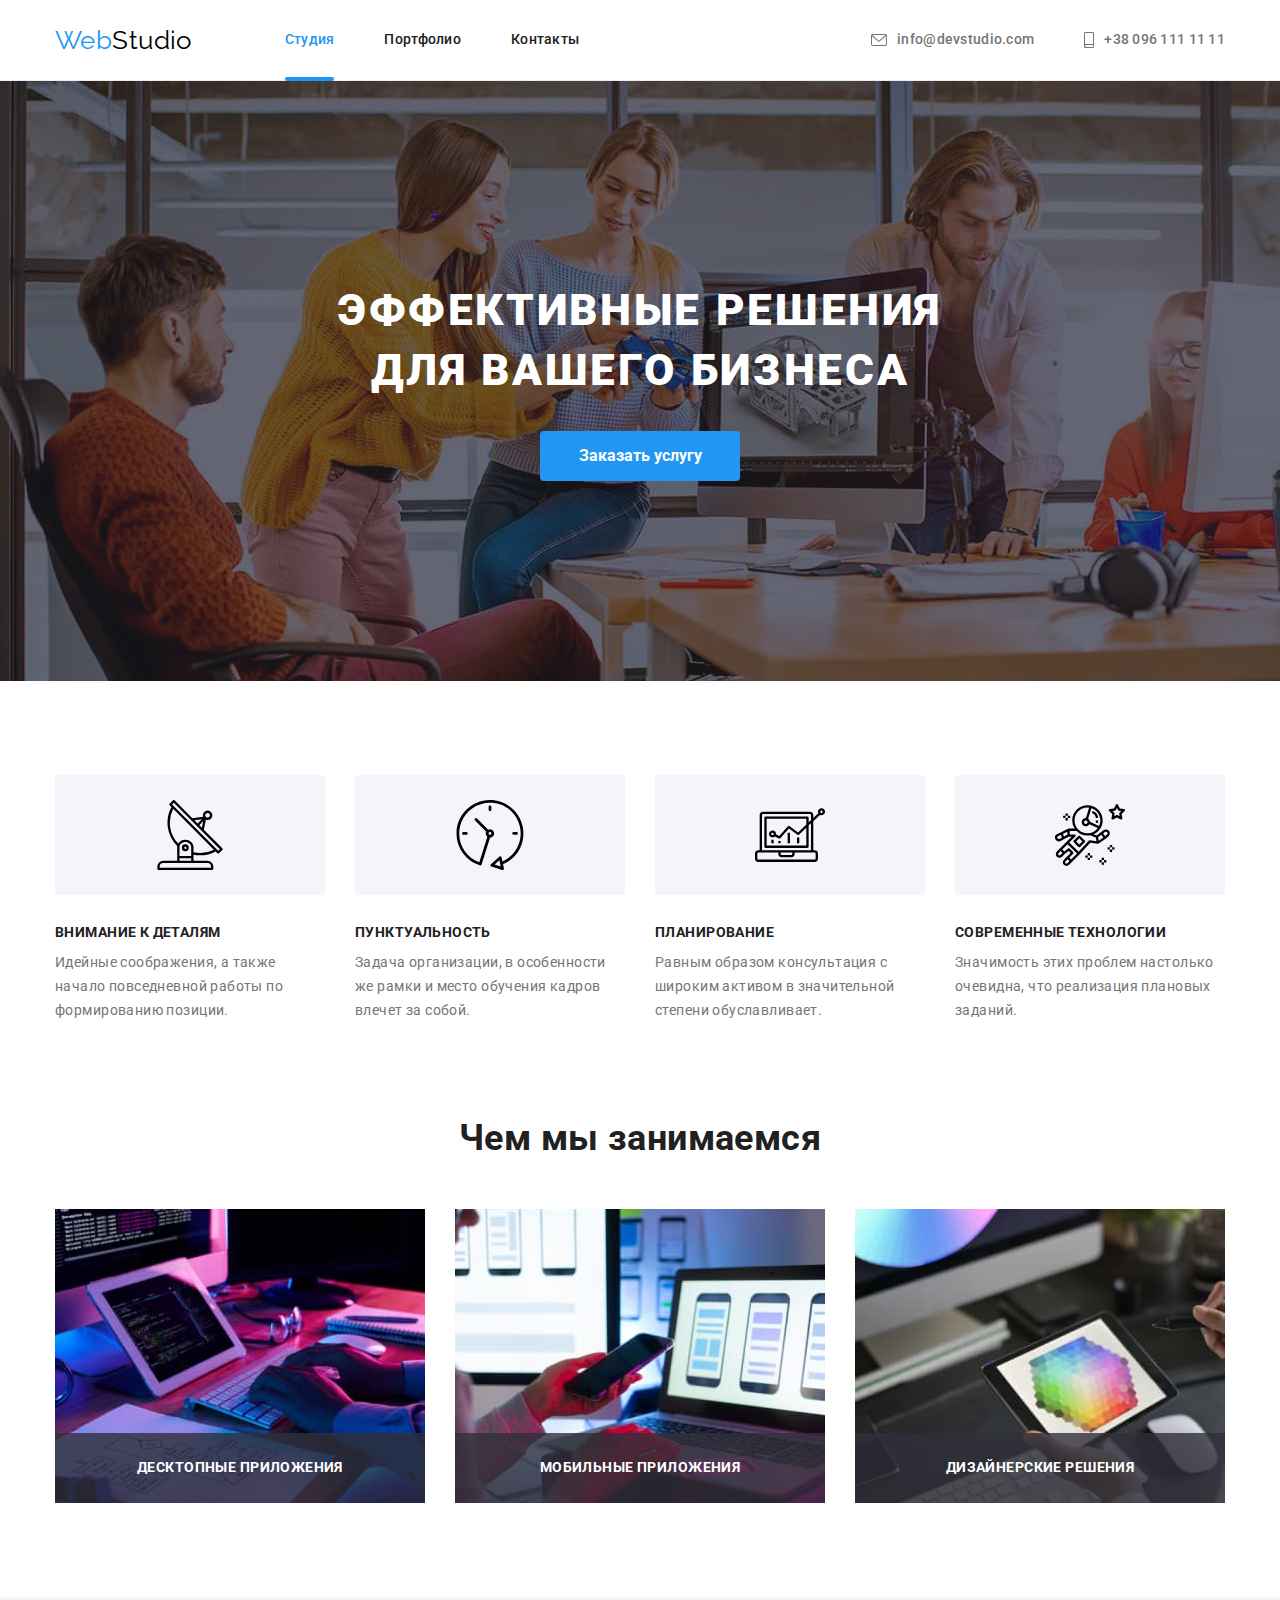
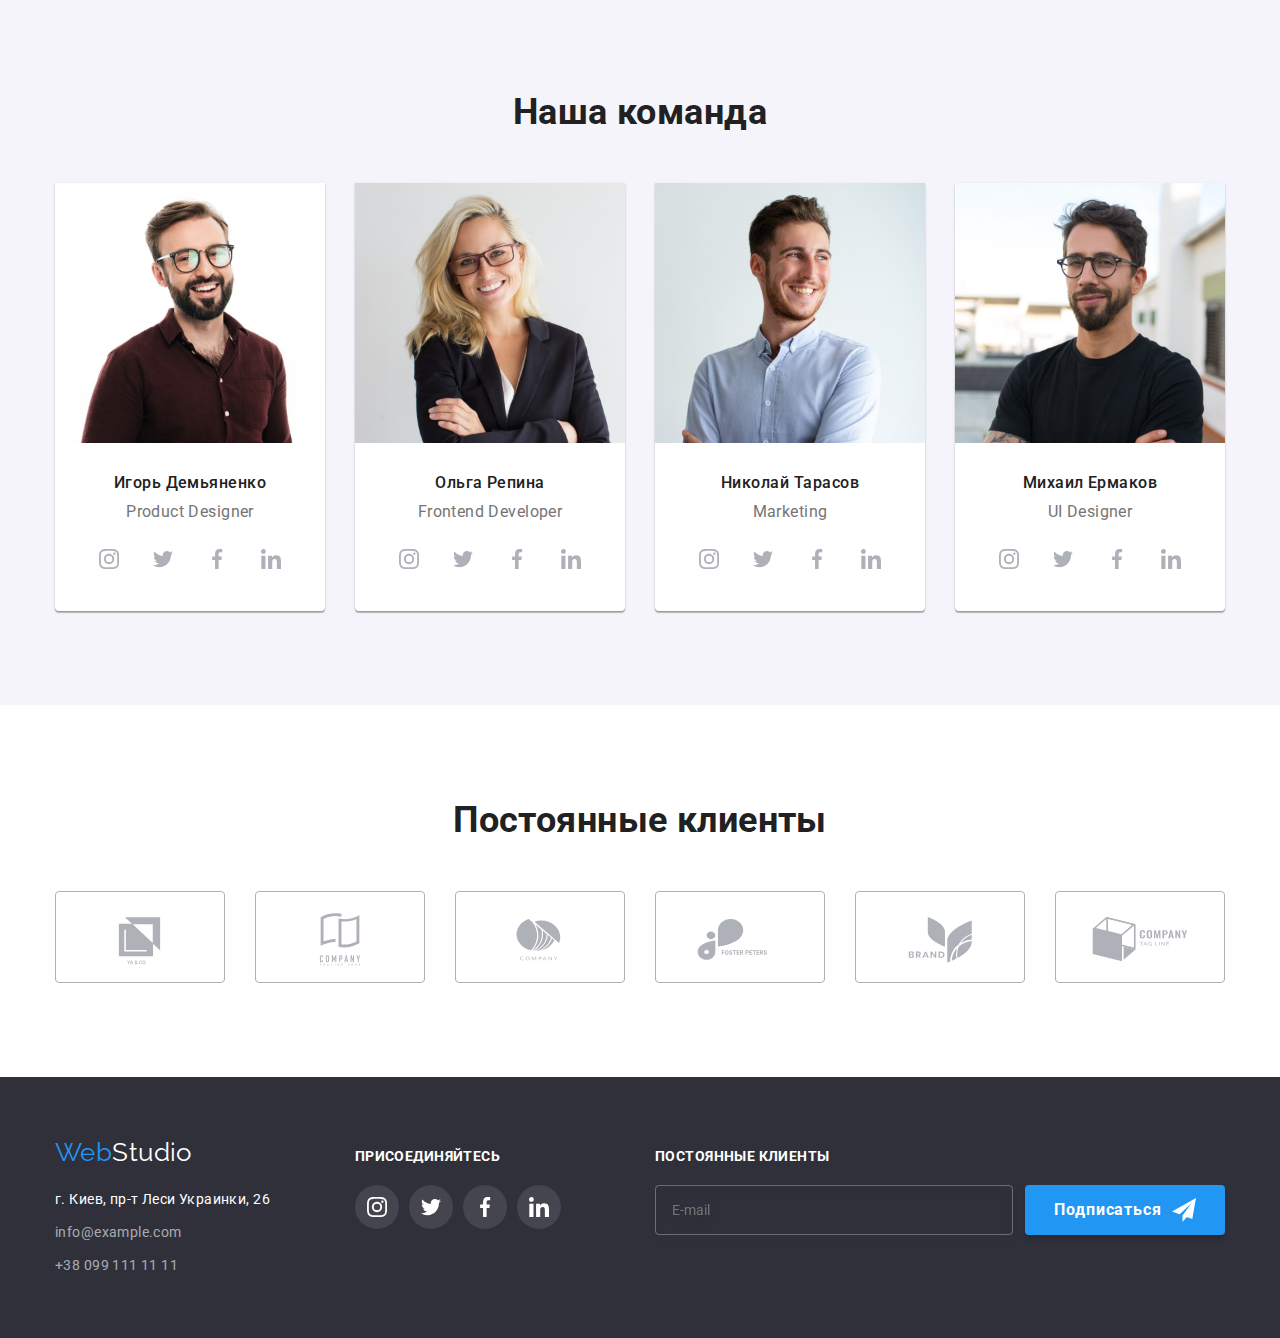
<file: index.html>
<!DOCTYPE html>
<html lang="ru">

<head>
    <meta charset="UTF-8">
    <meta http-equiv="X-UA-Compatible" content="IE=edge">
    <meta name="viewport" content="width=device-width, initial-scale=1.0">
    <title>Document</title>
    <link
        href="https://fonts.googleapis.com/css2?family=Raleway:wght@700&family=Roboto:wght@400;500;700;900&display=swap"
        rel="stylesheet">
    <link rel="stylesheet"
        href="https://cdnjs.cloudflare.com/ajax/libs/modern-normalize/1.1.0/modern-normalize.min.css">
    <link rel="portfolio" href="./portfolio.html">
    <link rel="stylesheet" href="https://bit.ly/3pXMvUd">
    <link rel="stylesheet" href="./css/styles.css">
    <link rel="stylesheet" href="./images/sprite.svg">
</head>

<body>
    <!--Шапка-->
    <header class="page-header">
        <div class="container page">
            <nav class="main-nav">
                <a href="./index.html" class="logo" lang="en"><span class="web-logo">Web</span>Studio</a>
                <ul class="site-nav list">
                    <li class="item"><a href="./index.html" class="link current">Студия</a></li>
                    <li class="item"><a href="./portfolio.html" class="link">Портфолио</a></li>
                    <li class="item"><a href="" class="link">Контакты</a></li>
                </ul>
            </nav>
            <ul class="contacts list">
                <li class="item">
                    <a href="mailto:info@devstudio.com" class="link">
                        <svg class="mail" width="16" height="12">
                            <use href="./images/sprite.svg#icon-envelope"></use>
                        </svg>
                        info@devstudio.com
                    </a>
                </li>
                <li class="item">
                    <a href="tel:+380961111111" class="link">
                        <svg class="phone" width="10" height="16">
                            <use href="./images/sprite.svg#icon-smartphone"></use>
                        </svg> +38 096 111 11 11</a>
                </li>
            </ul>
        </div>
    </header>
    <!--Герой-->
    <section class="hero">
        <h1 class="hero-title">Эффективные решения<br>
            для вашего бизнеса</h1>
        <button type="button" class="button primary" data-modal-open>Заказать услугу</button>
        <div class="backdrop is-hidden" data-modal>
            <div class="modal">
                <button class="btn-close" data-modal-close>
                    <svg width="11" height="11">
                        <use href="./images/sprite.svg#icon-vector"></use>
                    </svg>
                </button>
                <p class="title">Оставьте свои данные, мы вам перезвоним</p>
                <form class="form">
                    <div class="form-field">
                        <label class="label" for="name">Имя</label>
                        <input class="form-input" type="text" name="name" id="name">
                        <svg class="icon" width="18" height="18">
                            <use href="./images/sprite.svg#icon-person-black"></use>
                        </svg>
                    </div>
                    <div class="form-field">
                        <label class="label" for="phone">Телефон</label>
                        <input class="form-input" type="text" name="phone" id="phone">
                        <svg class="icon" width="18" height="18">
                            <use href="./images/sprite.svg#icon-phone-black"></use>
                        </svg>
                    </div>
                    <div class="form-field">
                        <label class="label" for="email">Почта</label>
                        <input class="form-input" type="text" name="email" id="email">
                        <svg class="icon" width="18" height="18">
                            <use href="./images/sprite.svg#icon-email-black"></use>
                        </svg>
                    </div>
                    <div class="form-field">
                        <label class="label" for="feetback">Комментарий</label>
                        <textarea name="feetback" id="feetback" rows="10" placeholder="Введите текст"></textarea>
                    </div>
                    <label class="check-box">
                        <input class="checkbox" type="checkbox">
                        <svg class="icon" width="16" height="15">
                            <use href="./images/sprite.svg#icon-check"></use>
                        </svg>
                        Соглашаюсь с рассылкой и принимаю<a href="#">Условия договора</a>
                    </label>
                    <button class="btn-submit" type="submit">Отправить</button>
                </form>
            </div>
        </div>
    </section>
    <!--Услуги-->
    <section class="section">
        <div class="container">
            <h2 class="section-title features">Наши преимущества</h2>
            <ul class="features-list list">
                <li class="item">
                    <div class="feature-box">
                        <svg width="70" height="70">
                            <use href="./images/sprite.svg#icon-antenna"></use>
                        </svg>
                    </div>
                    <h3 class="title">Внимание к деталям</h3>
                    <p class="titel-desc">Идейные соображения, а также начало повседневной работы по формированию
                        позиции.</p>
                </li>
                <li class="item">
                    <div class="feature-box">
                        <svg width="70" height="70">
                            <use href="./images/sprite.svg#icon-clock"></use>
                        </svg>
                    </div>
                    <h3 class="title">Пунктуальность</h3>
                    <p class="titel-desc">Задача организации, в особенности же рамки и место обучения кадров влечет за
                        собой.</p>
                </li>
                <li class="item">
                    <div class="feature-box">
                        <svg width="70" height="70">
                            <use href="./images/sprite.svg#icon-diagram"></use>
                        </svg>
                    </div>
                    <h3 class="title">Планирование</h3>
                    <p class="titel-desc">Равным образом консультация с широким активом в значительной степени
                        обуславливает.</p>
                </li>
                <li class="item">
                    <div class="feature-box">
                        <svg width="70" height="70">
                            <use href="./images/sprite.svg#icon-astronaut"></use>
                        </svg>
                    </div>
                    <h3 class="title">Современные технологии</h3>
                    <p class="titel-desc">Значимость этих проблем настолько очевидна, что реализация плановых заданий.
                    </p>
                </li>
            </ul>
        </div>
    </section>
    <!-- Чем мы занимаемся -->
    <section class="section benefits">
        <div class="container">
            <h2 class="section-title">Чем мы занимаемся</h2>
            <ul class="pictures list">
                <li class="item">
                    <img src="./images/box_1.jpg" alt="Программирование" width="370">
                    <h3 class="title">Десктопные приложения</h3>
                </li>
                <li class="item">
                    <img src="./images/box_2.jpg" alt="Веб дизайн" width="370">
                    <h3 class="title">Мобильные приложения</h3>
                </li>
                <li class="item">
                    <img src="./images/box_3.jpg" alt="Дизайн" width="370">
                    <h3 class="title">Дизайнерские решения</h3>
                </li>
            </ul>
        </div>
    </section>

    <!--Команда-->
    <section class="section bgr-accent">
        <div class="container">
            <h2 class="section-title">Наша команда</h2>
            <ul class="team-list list">
                <li class="team-box">
                    <img src="./images/img.jpg" alt="Product Designer" width="270">
                    <h3 class="title">Игорь Демьяненко</h3>
                    <p class="team-desc">Product Designer</p>
                    <ul class="socials list">
                        <li class="link">
                            <a class="link-icon" href="">
                                <svg width="20" height="20">
                                    <use href="./images/sprite.svg#icon-instagram"></use>
                                </svg>
                            </a>
                        </li>
                        <li class="link">
                            <a class="link-icon" href="">
                                <svg width="20" height="20">
                                    <use href="./images/sprite.svg#icon-twitter"></use>
                                </svg>
                            </a>
                        </li>
                        <li class="link">
                            <a class="link-icon" href="">
                                <svg width="20" height="20">
                                    <use href="./images/sprite.svg#icon-facebook"></use>
                                </svg>
                            </a>
                        </li>
                        <li class="link">
                            <a class="link-icon" href="">
                                <svg width="20" height="20">
                                    <use href="./images/sprite.svg#icon-linkedin"></use>
                                </svg>
                            </a>
                        </li>

                    </ul>
                </li>
                <li class="team-box">
                    <img src="./images/img1.jpg" alt="Frontend Developer" width="270">
                    <h3 class="title">Ольга Репина</h3>
                    <p class="team-desc">Frontend Developer</p>
                    <ul class="socials list">
                        <li class="link">
                            <a class="link-icon" href="">
                                <svg width="20" height="20">
                                    <use href="./images/sprite.svg#icon-instagram"></use>
                                </svg>
                            </a>
                        </li>
                        <li class="link">
                            <a class="link-icon" href="">
                                <svg width="20" height="20">
                                    <use href="./images/sprite.svg#icon-twitter"></use>
                                </svg>
                            </a>
                        </li>
                        <li class="link">
                            <a class="link-icon" href="">
                                <svg width="20" height="20">
                                    <use href="./images/sprite.svg#icon-facebook"></use>
                                </svg>
                            </a>
                        </li>
                        <li class="link">
                            <a class="link-icon" href="">
                                <svg width="20" height="20">
                                    <use href="./images/sprite.svg#icon-linkedin"></use>
                                </svg>
                            </a>
                        </li>

                    </ul>
                </li>
                <li class="team-box">
                    <img src="./images/img2.jpg" alt="Marketing" width="270">
                    <h3 class="title">Николай Тарасов</h3>
                    <p class="team-desc">Marketing</p>
                    <ul class="socials list">
                        <li class="link">
                            <a class="link-icon" href="">
                                <svg width="20" height="20">
                                    <use href="./images/sprite.svg#icon-instagram"></use>
                                </svg>
                            </a>
                        </li>
                        <li class="link">
                            <a class="link-icon" href="">
                                <svg width="20" height="20">
                                    <use href="./images/sprite.svg#icon-twitter"></use>
                                </svg>
                            </a>
                        </li>
                        <li class="link">
                            <a class="link-icon" href="">
                                <svg width="20" height="20">
                                    <use href="./images/sprite.svg#icon-facebook"></use>
                                </svg>
                            </a>
                        </li>
                        <li class="link">
                            <a class="link-icon" href="">
                                <svg width="20" height="20">
                                    <use href="./images/sprite.svg#icon-linkedin"></use>
                                </svg>
                            </a>
                        </li>

                    </ul>
                </li>
                <li class="team-box">
                    <img src="./images/img3.jpg" alt="UI Designer" width="270">
                    <h3 class="title">Михаил Ермаков</h3>
                    <p class="team-desc">UI Designer</p>
                    <ul class="socials list">
                        <li class="link">
                            <a class="link-icon" href="">
                                <svg width="20" height="20">
                                    <use href="./images/sprite.svg#icon-instagram"></use>
                                </svg>
                            </a>
                        </li>
                        <li class="link">
                            <a class="link-icon" href="">
                                <svg width="20" height="20">
                                    <use href="./images/sprite.svg#icon-twitter"></use>
                                </svg>
                            </a>
                        </li>
                        <li class="link">
                            <a class="link-icon" href="">
                                <svg width="20" height="20">
                                    <use href="./images/sprite.svg#icon-facebook"></use>
                                </svg>
                            </a>
                        </li>
                        <li class="link">
                            <a class="link-icon" href="">
                                <svg width="20" height="20">
                                    <use href="./images/sprite.svg#icon-linkedin"></use>
                                </svg>
                            </a>
                        </li>

                    </ul>
                </li>
            </ul>
        </div>
    </section>
    <!--Постоянные клиенты-->
    <section class="section">
        <div class="container">
            <h2 class="section-title">Постоянные клиенты</h2>
            <ul class="group list">
                <li class="company">
                    <a class="link" href="">
                        <svg width="106" height="60">
                            <use class="company-logo" href="./images/sprite.svg#icon-logo1"></use>
                        </svg>
                    </a>
                </li>
                <li class="company">
                    <a class="link" href="">
                        <svg width="106" height="60">
                            <use href="./images/sprite.svg#icon-logo2"></use>
                        </svg>
                    </a>
                </li>
                <li class="company">
                    <a class="link" href="">
                        <svg width="106" height="60">
                            <use href="./images/sprite.svg#icon-logo3"></use>
                        </svg>
                    </a>
                </li>
                <li class="company">
                    <a class="link" href="">
                        <svg width="106" height="60">
                            <use href="./images/sprite.svg#icon-logo4"></use>
                        </svg>
                    </a>
                </li>
                <li class="company">
                    <a class="link" href="">
                        <svg width="106" height="60">
                            <use href="./images/sprite.svg#icon-logo5"></use>
                        </svg>
                    </a>
                </li>
                <li class="company">
                    <a class="link" href="">
                        <svg width="106" height="60">
                            <use href="./images/sprite.svg#icon-logo6"></use>
                        </svg>
                    </a>
                </li>
            </ul>
        </div>
    </section>
    <!--Футер-->
    <footer>
        <div class="container footer">
            <div class="footer-contacts">
                <a href="./index.html" class="logo" lang="en"><span class="web-logo">Web</span>Studio</a>
                <address>
                    <ul class="contact">
                        <li class="item"><a class="link-map" href="https://bit.ly/3pXMvUd" target="_blank"
                                rel="noopener noreferrer">г.
                                Киев, пр-т
                                Леси Украинки, 26</a> </li>
                        <li class="item"><a class="link" href="mailto:info@devstudio.com">info@example.com</a> </li>
                        <li class="item"><a class="link" href="tel:+380991111111">+38 099 111 11 11</a> </li>
                    </ul>
                </address>
            </div>
            <div class="socials-box">
                <p class="title">присоединяйтесь</p>
                <ul class="socials list">
                    <li class="link">
                        <a class="link-icon" href="">
                            <svg width="20" height="20">
                                <use href="./images/sprite.svg#icon-instagram"></use>
                            </svg>
                        </a>
                    </li>
                    <li class="link">
                        <a class="link-icon" href="">
                            <svg width="20" height="20">
                                <use href="./images/sprite.svg#icon-twitter"></use>
                            </svg>
                        </a>
                    </li>
                    <li class="link">
                        <a class="link-icon" href="">
                            <svg width="20" height="20">
                                <use href="./images/sprite.svg#icon-facebook"></use>
                            </svg>
                        </a>
                    </li>
                    <li class="link">
                        <a class="link-icon" href="">
                            <svg width="20" height="20">
                                <use href="./images/sprite.svg#icon-linkedin"></use>
                            </svg>
                        </a>
                    </li>

                </ul>
            </div>
            <div class="subscribe">
                <p class="title">Постоянные клиенты</p>
                <form>
                    <div class="subscribe-box">
                        <input type="email" placeholder="E-mail">
                        <button class="btn-subscribe">
                            Подписаться
                            <svg class="img-subscribe" width="24" height="24">
                                <use href="./images/sprite.svg#icon-send"></use>
                            </svg>
                        </button>
                    </div>
                </form>
            </div>
        </div>
    </footer>
    <script src="./js/modal.js"></script>
</body>

</html>
</file>
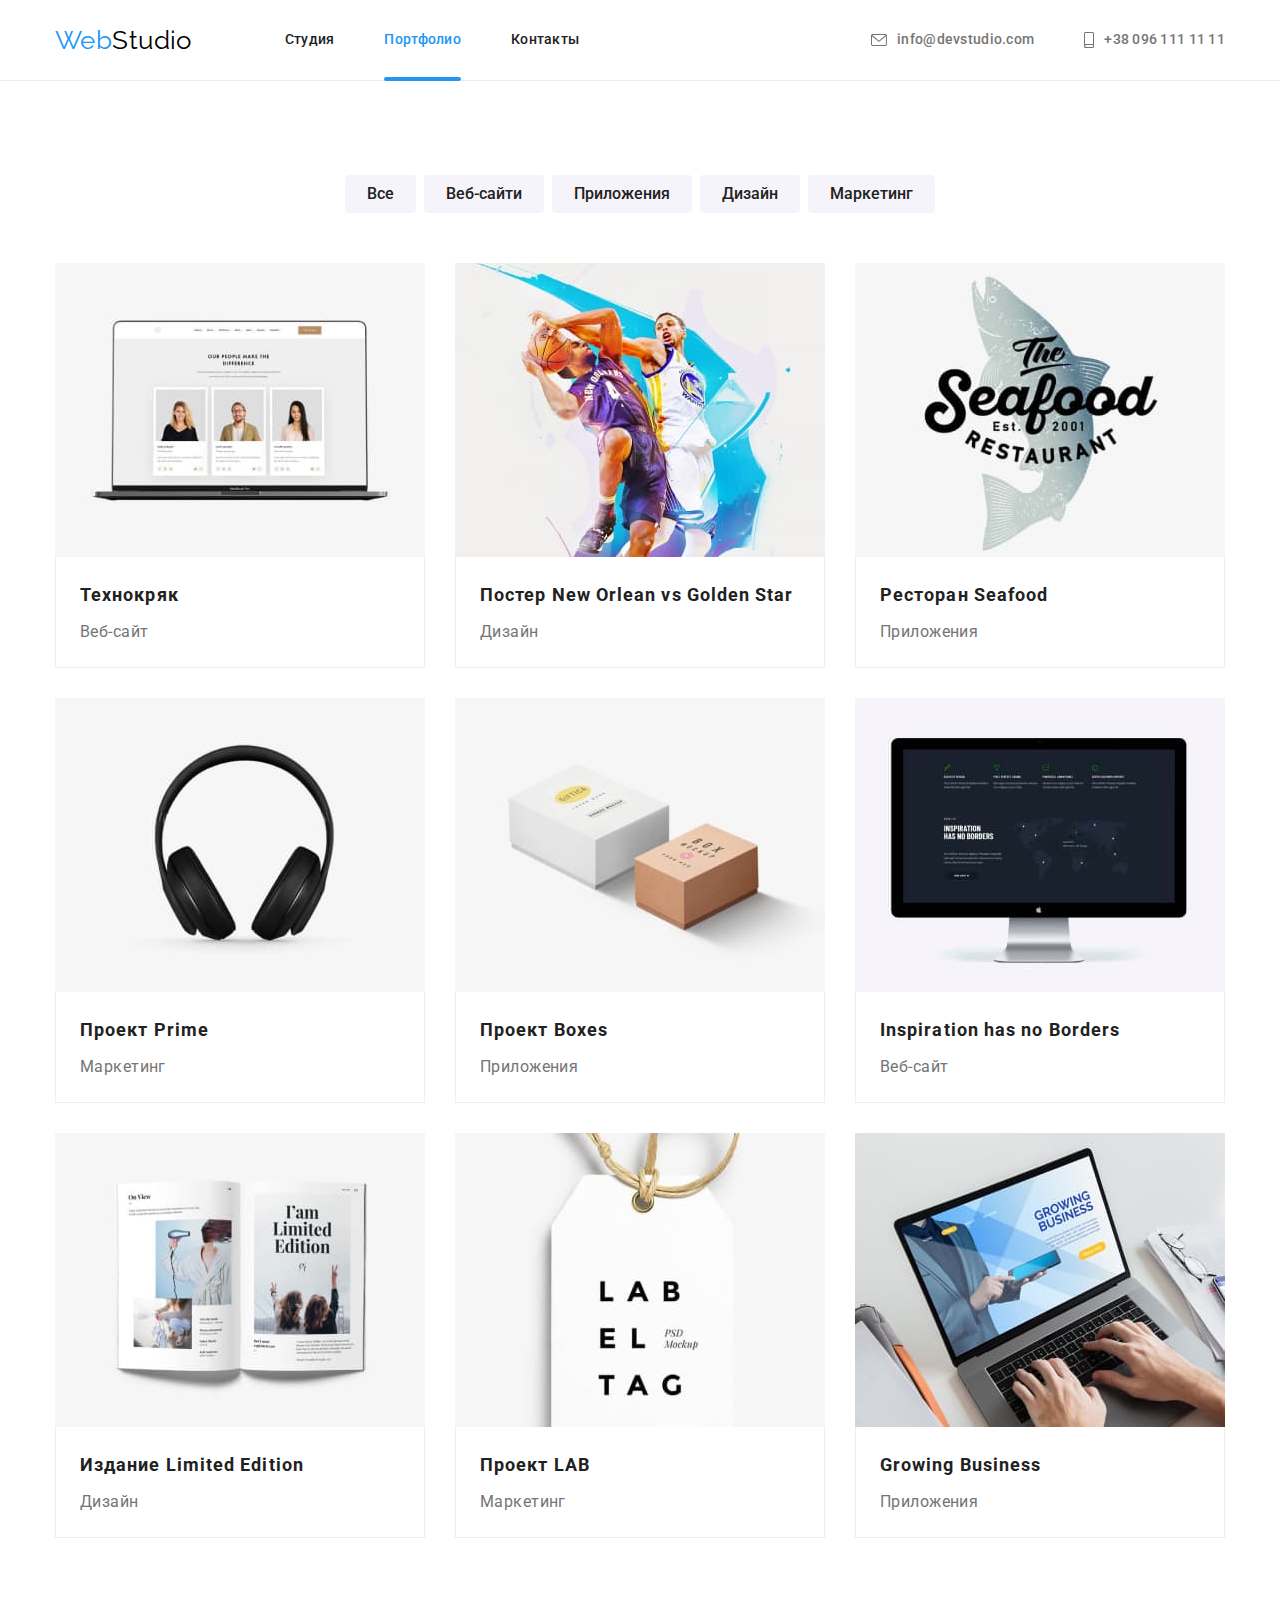
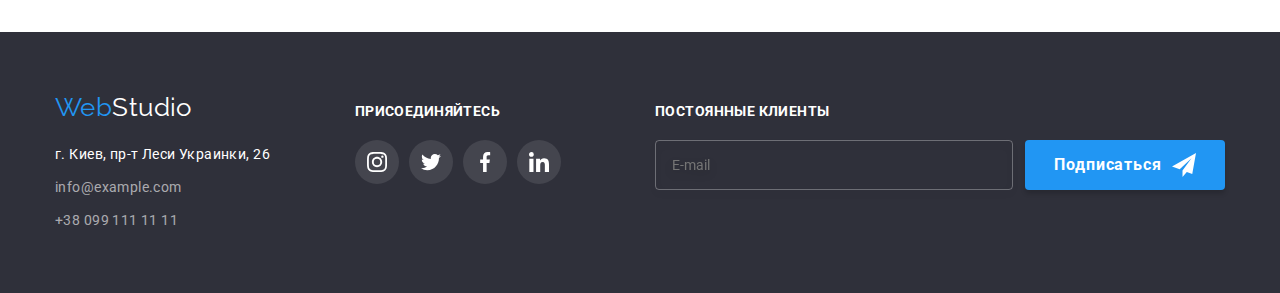
<file: portfolio.html>
<!DOCTYPE html>
<html lang="ru">

<head>
    <meta charset="UTF-8">
    <meta http-equiv="X-UA-Compatible" content="IE=edge">
    <meta name="viewport" content="width=device-width, initial-scale=1.0">
    <title>Document</title>
    <link
        href="https://fonts.googleapis.com/css2?family=Raleway:wght@700&family=Roboto:wght@400;500;700;900&display=swap"
        rel="stylesheet">
    <link rel="stylesheet"
        href="https://cdnjs.cloudflare.com/ajax/libs/modern-normalize/1.1.0/modern-normalize.min.css">
    <link rel="portfolio" href="./portfolio.html">
    <link rel="stylesheet" href="https://bit.ly/3pXMvUd">
    <link rel="stylesheet" href="./css/styles.css">
    <link rel="stylesheet" href="./images/sprite.svg">
</head>

<body>
    <!--Шапка-->
    <header class="page-header">
        <div class="container page">
            <nav class="main-nav">
                <a href="./index.html" class="logo" lang="en"><span class="web-logo">Web</span>Studio</a>
                <ul class="site-nav list">
                    <li class="item"><a href="./index.html" class="link">Студия</a></li>
                    <li class="item"><a href="./portfolio.html" class="link current">Портфолио</a></li>
                    <li class="item"><a href="" class="link">Контакты</a></li>
                </ul>
            </nav>
            <ul class="contacts list">
                <li class="item">
                    <a href="mailto:info@devstudio.com" class="link">
                        <svg class="mail" width="16" height="12">
                            <use href="./images/sprite.svg#icon-envelope"></use>
                        </svg>
                        info@devstudio.com
                    </a>
                </li>
                <li class="item">
                    <a href="tel:+380961111111" class="link">
                        <svg class="phone" width="10" height="16">
                            <use href="./images/sprite.svg#icon-smartphone"></use>
                        </svg> +38 096 111 11 11</a>
                </li>
            </ul>
        </div>
    </header>
    <!--Навигация-->
    <section class="section">
        <div class="container">
            <h1 class="section-work">Портфолио</h1>
            <ul class="filter">
                <li class="item"><button type="button" class="button secondary">Все</button></li>
                <li class="item"><button type="button" class="button secondary">Веб-сайти</button></li>
                <li class="item"><button type="button" class="button secondary">Приложения</button></li>
                <li class="item"><button type="button" class="button secondary">Дизайн</button></li>
                <li class="item"><button type="button" class="button secondary">Маркетинг</button></li>
            </ul>
            <ul class="work">
                <li class="work-box">
                    <a class="link" href="">
                        <div class="thumb">
                            <img src="./images/portf1.jpg" alt="Product1" width="370">
                            <p class="desc">Ресурс предлагает комплексные предложения с разным уровнем функционала и
                                сервисов. Все это позволит
                                посетителю
                                получить
                                исчерпывающие сведения о компании или частном лице.</p>
                        </div>
                        <div class="title-box">
                            <h2 class="title">Технокряк</h2>
                            <p class="text">Веб-сайт</p>
                        </div>
                    </a>
                </li>
                <li class="work-box">
                    <a class="link" href="">
                        <div class="thumb">
                            <img src="./images/portf2.jpg" alt="Product2" width="370">
                            <p class="desc">Ресурс предлагает комплексные предложения с разным уровнем функционала и
                                сервисов. Все это позволит
                                посетителю
                                получить
                                исчерпывающие сведения о компании или частном лице.</p>
                        </div>
                        <div class="title-box">
                            <h2 class="title">Постер New Orlean vs Golden Star</h2>
                            <p class="text">Дизайн</p>
                        </div>
                    </a>
                </li>
                <li class="work-box">
                    <a class="link" href="">
                        <div class="thumb">
                            <img src="./images/portf3.jpg" alt="Product3" width="370">
                            <p class="desc">Ресурс предлагает комплексные предложения с разным уровнем функционала и
                                сервисов. Все это позволит посетителю получить исчерпывающие сведения  о компании или
                                частном лице.</p>
                        </div>
                        <div class="title-box">
                            <h2 class="title">Ресторан Seafood</h2>
                            <p class="text">Приложения</p>
                        </div>
                    </a>
                </li>
                <li class="work-box">
                    <a class="link" href="">
                        <div class="thumb">
                            <img src="./images/portf4.jpg" alt="Product4" width="370">
                            <p class="desc">Ресурс предлагает комплексные предложения с разным уровнем функционала и
                                сервисов. Все это позволит посетителю получить исчерпывающие сведения  о компании или
                                частном лице.</p>
                        </div>
                        <div class="title-box">
                            <h2 class="title">Проект Prime</h2>
                            <p class="text">Маркетинг</p>
                        </div>
                    </a>
                </li>
                <li class="work-box">
                    <a class="link" href="">
                        <div class="thumb">
                            <img src="./images/portf5.jpg" alt="Product5" width="370">
                            <p class="desc">Ресурс предлагает комплексные предложения с разным уровнем функционала и
                                сервисов. Все это позволит посетителю получить исчерпывающие сведения  о компании или
                                частном лице.</p>
                        </div>
                        <div class="title-box">
                            <h2 class="title">Проект Boxes</h2>
                            <p class="text">Приложения</p>
                        </div>
                    </a>
                </li>
                <li class="work-box">
                    <a class="link" href="">
                        <div class="thumb">
                            <img src="./images/portf6.jpg" alt="Product6" width="370">
                            <p class="desc">Ресурс предлагает комплексные предложения с разным уровнем функционала и
                                сервисов. Все это позволит посетителю получить исчерпывающие сведения  о компании или
                                частном лице.</p>
                        </div>
                        <div class="title-box">
                            <h2 class="title">Inspiration has no Borders</h2>
                            <p class="text">Веб-сайт</p>
                        </div>
                    </a>
                </li>
                <li class="work-box">
                    <a class="link" href="">
                        <div class="thumb">
                            <img src="./images/portf7.jpg" alt="Product7" width="370">
                            <p class="desc">Ресурс предлагает комплексные предложения с разным уровнем функционала и
                                сервисов. Все это позволит посетителю получить исчерпывающие сведения  о компании или
                                частном лице.</p>
                        </div>
                        <div class="title-box">
                            <h2 class="title">Издание Limited Edition</h2>
                            <p class="text">Дизайн</p>
                        </div>
                    </a>
                </li>
                <li class="work-box">
                    <a class="link" href="">
                        <div class="thumb">
                            <img src="./images/portf8.jpg" alt="Product8" width="370">
                            <p class="desc">Ресурс предлагает комплексные предложения с разным уровнем функционала и
                                сервисов. Все это позволит посетителю получить исчерпывающие сведения  о компании или
                                частном лице.</p>
                        </div>
                        <div class="title-box">
                            <h2 class="title">Проект LAB</h2>
                            <p class="text">Маркетинг</p>
                        </div>
                    </a>
                </li>
                <li class="work-box">
                    <a class="link" href="">
                        <div class="thumb">
                            <img src="./images/portf9.jpg" alt="Product9" width="370">
                            <p class="desc">Ресурс предлагает комплексные предложения с разным уровнем функционала и
                                сервисов. Все это позволит посетителю получить исчерпывающие сведения  о компании или
                                частном лице.</p>
                        </div>
                        <div class="title-box">
                            <h2 class="title">Growing Business</h2>
                            <p class="text">Приложения</p>
                        </div>
                    </a>
                </li>
            </ul>
        </div>
    </section>
    <!--футер-->
    <footer>
        <div class="container footer">
            <div class="footer-contacts">
                <a href="./index.html" class="logo" lang="en"><span class="web-logo">Web</span>Studio</a>
                <address>
                    <ul class="contact">
                        <li class="item"><a class="link-map" href="https://bit.ly/3pXMvUd" target="_blank"
                                rel="noopener noreferrer">г.
                                Киев, пр-т
                                Леси Украинки, 26</a> </li>
                        <li class="item"><a class="link" href="mailto:info@devstudio.com">info@example.com</a> </li>
                        <li class="item"><a class="link" href="tel:+380991111111">+38 099 111 11 11</a> </li>
                    </ul>
                </address>
            </div>
            <div class="socials-box">
                <p class="title">присоединяйтесь</p>
                <ul class="socials list">
                    <li class="link">
                        <a class="link-icon" href="">
                            <svg width="20" height="20">
                                <use href="./images/sprite.svg#icon-instagram"></use>
                            </svg>
                        </a>
                    </li>
                    <li class="link">
                        <a class="link-icon" href="">
                            <svg width="20" height="20">
                                <use href="./images/sprite.svg#icon-twitter"></use>
                            </svg>
                        </a>
                    </li>
                    <li class="link">
                        <a class="link-icon" href="">
                            <svg width="20" height="20">
                                <use href="./images/sprite.svg#icon-facebook"></use>
                            </svg>
                        </a>
                    </li>
                    <li class="link">
                        <a class="link-icon" href="">
                            <svg width="20" height="20">
                                <use href="./images/sprite.svg#icon-linkedin"></use>
                            </svg>
                        </a>
                    </li>

                </ul>
            </div>
            <div class="subscribe">
                <p class="title">Постоянные клиенты</p>
                <form>
                    <div class="subscribe-box">
                        <input type="email" placeholder="E-mail">
                        <button class="btn-subscribe">
                            Подписаться
                            <svg class="img-subscribe" width="24" height="24">
                                <use href="./images/sprite.svg#icon-send"></use>
                            </svg>
                        </button>
                    </div>
                </form>
            </div>
        </div>
    </footer>
</body>

</html>
</file>
<file: css/styles.css>
:root {
    --primary-text-color: #212121;
    --desc-text-color: #757575;
    --accent-color: #2196F3;
    --primary-background-color: #E5E5E5;
    --accent-background-color: #F5F4FA;
    --primary-white-color: #FFFFFF;
    --primary-black-color: #000000;
    --footer-backgraund-color: #2F303A;
    --icon-color: #AFB1B8;

}

/* *,
*::before,
*::after {
    box-sizing: border-box;
} */

body {
    font-family: 'Roboto', sans-serif;
    background-color: var(--primary-white-color);
    color: var(--primary-text-color);
    font-size: 14px;
    letter-spacing: 0.03em;
}

ul {
    list-style: none;
}

/* основной цвет #212121 */
/* вторичный цвет #757575 */
/*  акцент цвет #2196F3 */
/* цвет белый #FFFFFF */
/* вторичный цвет фона #F5F4FA */
/* цвет фона футер  #2F303A */


/* утилиты */
.list {
    margin: 0;
    padding: 0;
}

h1,
h2,
h3,
h4,
h5,
h6,
p,
ul {
    margin: 0;
}

img {
    display: block;
    max-width: 100%;
    height: auto;
}

/* Шапка */
.page-header {
    border-bottom: 1px solid #ECECEC;
}

.container {
    margin-left: auto;
    margin-right: auto;
    width: 1200px;
    padding-left: 15px;
    padding-right: 15px;
}

.section {
    padding-top: 94px;
    padding-bottom: 94px;
}

.page {
    display: flex;
}

.main-nav {
    display: flex;
    align-items: center;
}

/* logo */
.logo {
    margin-right: 93px;
    font-family: 'Raleway';
    font-size: 26px;
    line-height: 1.19;
    color: var(--primary-black-color);
    text-decoration: none;
}

.web-logo {
    color: var(--accent-color);
}

/* nav */
.site-nav {
    display: flex;
    margin: 0;
    padding: 0;
}

.site-nav .item+.item {
    margin-left: 50px;
}

.site-nav .link {
    display: block;
    padding-top: 32px;
    padding-bottom: 32px;
    color: var(--primary-text-color);
    font-weight: 500;
    line-height: 1.14;
    letter-spacing: 0.02em;
    text-decoration: none;

    position: relative;
    transition: color 250ms cubic-bezier(0.4, 0, 0.2, 1);
}

.site-nav .link:hover,
.site-nav .link:focus {
    color: var(--accent-color);
}

.site-nav .link.current {
    color: var(--accent-color);
}

.site-nav .item .link.current::after {
    display: block;
    content: "";
    width: 100%;
    height: 4px;
    background-color: var(--accent-color);
    border-radius: 2px;

    position: absolute;
    bottom: -1px;
    left: 0;

}

/* contacts */
.contacts {
    display: flex;
    margin-left: auto;
}

.contacts .item+.item {
    margin-left: 50px;
}

.contacts .link {
    display: flex;
    justify-content: center;
    align-items: center;
    padding-top: 32px;
    padding-bottom: 32px;
    color: var(--desc-text-color);
    fill: var(--desc-text-color);
    content: "";
    font-weight: 500;
    line-height: 1.14;
    letter-spacing: 0.02em;
    text-decoration: none;

    transition: color 250ms cubic-bezier(0.4, 0, 0.2, 1);
}

.contacts .link:hover,
.contacts .link:focus {
    color: var(--accent-color);
    fill: var(--accent-color);
}

.link .mail {
    margin-right: 10px;
}

.link .phone {
    margin-right: 10px;
}

/* Hero */
.hero {
    max-width: 1600px;
    height: 600px;
    margin-left: auto;
    margin-right: auto;
    background-image: linear-gradient(to right, rgba(47, 48, 58, 0.4), rgba(47, 48, 58, 0.4)), url(../images/hero_bg.jpg);
    background-size: cover;
    padding-top: 200px;
    padding-bottom: 200px;
    text-align: center;
    background-color: var(--footer-backgraund-color);
}

.hero-title {
    margin-bottom: 30px;
    color: var(--primary-white-color);
    font-weight: 900;
    font-size: 44px;
    line-height: 1.36;
    text-align: center;
    letter-spacing: 0.06em;
    text-transform: uppercase;

}

.backdrop {
    position: fixed;
    z-index: 2;
    top: 0;
    left: 0;
    width: 100%;
    height: 100%;
    background-color: rgba(0, 0, 0, 0.2);

    opacity: 1;
    transition: opacity 250ms cubic-bezier(0.4, 0, 0.2, 1);

}

.backdrop.is-hidden {
    visibility: visible;
    opacity: 0;
    pointer-events: none;
}

.backdrop.is-hidden .modal {
    transform: translate(-50%, -50%) scale(0.9);
}

.modal {
    transform: translate(-50%, -50%) scale(1);
    transition: transform 250ms cubic-bezier(0.4, 0, 0.2, 1);

    position: absolute;
    top: 50%;
    left: 50%;

    min-width: 528px;
    min-height: 581px;
    padding: 40px;
    background-color: var(--primary-white-color);
    box-shadow: 0px 1px 3px rgba(0, 0, 0, 0.12), 0px 1px 1px rgba(0, 0, 0, 0.14), 0px 2px 1px rgba(0, 0, 0, 0.2);
    border-radius: 4px;
}

.btn-close {
    transition: fill 250ms cubic-bezier(0.4, 0, 0.2, 1);

    position: absolute;
    top: 8px;
    right: 8px;

    display: flex;
    justify-content: center;
    align-items: center;
    width: 30px;
    height: 30px;
    border: 1px solid rgba(0, 0, 0, 0.1);
    border-radius: 50%;
    background-color: var(--primary-white-color);
}

.btn-close:hover,
.btn-close:focus {
    fill: var(--accent-color);
}

.form {
    display: flex;
    flex-direction: column;
    width: 448px;
    height: 342px;

}

.modal .title {
    margin-bottom: 12px;
    font-weight: 700;
    font-size: 20px;
    line-height: 1.15;
    text-align: center;
    letter-spacing: 0.03em;

}

.form-field {
    position: relative;
    margin-bottom: 10px;
    text-align: start;
}

.label {
    padding-bottom: 4px;
    font-size: 12px;
    line-height: 1.17;
    letter-spacing: 0.01em;
    color: var(--desc-text-color);
}

.form-input {
    transition: fill 250ms cubic-bezier(0.4, 0, 0.2, 1);

    width: 448px;
    height: 40px;
    border: 1px solid rgba(33, 33, 33, 0.2);
    border-radius: 4px;
    padding-left: 42px;
}

.form-input:hover,
.form-input:focus {
    border: 1px solid var(--accent-color);
}

.form-input~.icon {
    transition: fill 250ms cubic-bezier(0.4, 0, 0.2, 1);

    position: absolute;
    bottom: 12px;
    left: 11px;
}

.form-input:hover~.icon,
.form-input:focus~.icon {
    fill: var(--accent-color);
}

textarea {
    transition: fill 250ms cubic-bezier(0.4, 0, 0.2, 1);

    width: 448px;
    height: 120px;
    padding: 12px 16px;
    border: 1px solid rgba(33, 33, 33, 0.2);
    border-radius: 4px;
    resize: none;
}

textarea:hover,
textarea:focus {
    border: 1px solid var(--accent-color);
}

textarea::placeholder {
    line-height: 1.14;
    letter-spacing: 0.01em;
    color: rgba(117, 117, 117, 0.5);
}

.check-box {
    display: flex;
    justify-content: center;
    align-items: center;
    margin-bottom: 30px;
    line-height: 1.71;
    color: var(--desc-text-color);
}

.checkbox {
    -webkit-appearance: none;
    -moz-appearance: none;
    appearance: none;

}

.check-box .icon {
    transition: background-color 250ms cubic-bezier(0.4, 0, 0.2, 1),
        border-color 250ms cubic-bezier(0.4, 0, 0.2, 1);

    margin-right: 8.38px;
    border: 2px solid var(--primary-text-color);
    border-radius: 2px;
}

.checkbox:checked+.icon {
    background-color: var(--accent-color);
    background-origin: border-box;
    border-color: var(--accent-color);
}

.check-box a {
    margin-left: 5px;
    line-height: 1.71;
    color: var(--accent-color);
}

.btn-submit {
    display: block;
    padding: 10px 56px;
    margin: auto;
    width: 200px;
    height: 100px;
    font-weight: 700;
    font-size: 16px;
    line-height: 1.87;
    color: var(--primary-white-color);
    background-color: var(--accent-color);
    box-shadow: 0px 4px 4px rgba(0, 0, 0, 0.15);
    border-radius: 4px;
}

/* услуги*/

.section-title {
    margin-bottom: 50px;
    color: var(--primary-text-color);
    font-weight: 700;
    font-size: 36px;
    line-height: 1.17;
    text-align: center;
}

.features {
    display: none;
}

.features-list {
    display: flex;
}

.features-list .item {
    display: flexbox;
    width: 270px;
}

.features-list .item+.item {
    margin-left: 30px;
}

.features-list .title {
    margin-bottom: 10px;
}

.features-list .title {
    color: var(--primary-text-color);
    font-size: 14px;
    font-weight: 700;
    line-height: 1.14;
    text-transform: uppercase;
}

.titel-desc {
    color: var(--desc-text-color);
    line-height: 1.71;
}

.feature-box {
    display: flex;
    justify-content: center;
    align-items: center;
    width: 270px;
    height: 120px;
    margin-bottom: 30px;
    background-color: var(--accent-background-color);
    border-radius: 4px;
}


/* Чем мы занимаемся */
.benefits {
    padding-top: 0;
}

.pictures {
    display: flex;
    justify-content: space-between;
}

.pictures .item {
    z-index: 1;
    position: relative;
}

.pictures .item+.item {
    margin-left: 30px;
}

.pictures .item .title {
    width: 100%;
    height: 70px;
    padding-top: 27px;
    color: var(--primary-white-color);
    font-weight: 700;
    font-size: 14px;
    line-height: 1.14;
    text-align: center;
    text-transform: uppercase;

    position: absolute;
    bottom: 0;
    right: 0;
    background: rgba(47, 48, 58, 0.8);
}

/* Команда */
.bgr-accent {
    background-color: var(--accent-background-color);
}

.team-list {
    display: flex;
    justify-content: space-between;
}

.team-box {
    background-color: var(--primary-white-color);
    box-shadow: 0px 1px 3px rgba(0, 0, 0, 0.12), 0px 1px 1px rgba(0, 0, 0, 0.14), 0px 2px 1px rgba(0, 0, 0, 0.2);
    border-radius: 0px 0px 4px 4px;
}

.team-list .title {
    margin-top: 30px;
    color: var(--primary-text-color);
    font-weight: 500;
    font-size: 16px;
    line-height: 1.19;
    text-align: center;
    letter-spacing: 0.03em;
}

.team-desc {
    margin-top: 10px;
    margin-bottom: 16px;
    color: var(--desc-text-color);
    font-size: 16px;
    line-height: 1.19;
    text-align: center;
}

.team-list .team-box+.team-box {
    margin-left: 30px;
}

.socials {
    display: flex;
    justify-content: center;
    margin-bottom: 30px;
}

.socials .link+.link {
    margin-left: 10px;
}

.link-icon {
    display: flex;
    justify-content: center;
    align-items: center;
    width: 44px;
    height: 44px;
    border-radius: 50%;
    background-size: 20px;
    background-position: 50% 50%;
    fill: var(--icon-color);

    transition: fill 250ms cubic-bezier(0.4, 0, 0.2, 1),
        background-color 250ms cubic-bezier(0.4, 0, 0.2, 1);
}

.link-icon:hover {
    background-color: var(--accent-color);
    fill: var(--primary-white-color);
}

/* компании */

.group {
    display: flex;
}

.company .link {
    display: flex;
    justify-content: center;
    align-items: center;
    width: 170px;
    height: 92px;
    border: 1px solid var(--icon-color);
    border-radius: 4px;
    fill: var(--icon-color);

    transition: fill 250ms cubic-bezier(0.4, 0, 0.2, 1),
        border 250ms cubic-bezier(0.4, 0, 0.2, 1);
}

.group .company+.company {
    margin-left: 30px;
}

.company .link:hover {
    border: 1px solid var(--accent-color);
    fill: var(--accent-color);
}

/* Button */
button {
    border-radius: 4px;
    border: transparent;
}

.button.primary {
    display: inline-block;
    padding: 10px 32px;
    min-width: 200px;

    color: var(--primary-white-color);
    background-color: var(--accent-color);
    font-weight: 700;
    font-size: 16px;
    line-height: 1.87;
    text-align: center;
}

.button.secondary {
    padding: 6px 22px;
    border-radius: 4px;
    color: var(--primary-text-color);
    background-color: var(--accent-background-color);
    font-weight: 500;
    font-size: 16px;
    line-height: 1.63;

    transition: color 250ms cubic-bezier(0.4, 0, 0.2, 1),
        background-color 250ms cubic-bezier(0.4, 0, 0.2, 1),
        box-shadow 250ms cubic-bezier(0.4, 0, 0.2, 1);


}

.button.secondary:hover,
.button.secondary:focus {
    color: var(--primary-white-color);
    background-color: var(--accent-color);
    box-shadow: 0px 3px 1px rgba(0, 0, 0, 0.1), 0px 1px 2px rgba(0, 0, 0, 0.08), 0px 2px 2px rgba(0, 0, 0, 0.12);

}

/* Портфолио */
.section-work {
    display: none;
}

.filter {
    display: flex;
    justify-content: center;
    padding-left: 0;
    margin-top: 0;
    margin-bottom: 50px;
}

.filter .item+.item {
    margin-left: 8px;
}

/* wrop */
.work {
    display: flex;
    flex-wrap: wrap;
    padding: 0;
    margin: 0;
}

.work-box {
    width: 370px;
    margin-right: 30px;
    margin-bottom: 30px;
}

.work-box:nth-child(3n) {
    margin-right: 0;
}

.work-box:nth-last-child(-n+3) {
    margin-bottom: 0;
}

.title-box {
    padding: 20px 24px;
    border: 1px solid #EEEEEE;
    border-top: transparent;

}

.work-box .link {
    display: block;
    text-decoration: none;


    transition: box-shadow 250ms cubic-bezier(0.4, 0, 0.2, 1);
}

.work-box .link:hover,
.work-box .link:focus {
    box-shadow: 0px 1px 1px rgba(0, 0, 0, 0.12), 0px 4px 4px rgba(0, 0, 0, 0.06), 1px 4px 6px rgba(0, 0, 0, 0.16);
}

.work-box .link:hover .thumb::before {
    transform: translateY(0);
}

.thumb {
    position: relative;
    overflow: hidden;
}

.thumb::before {
    display: inline-block;
    content: "";
    width: 100%;
    height: 100%;
    background-color: rgba(33, 150, 243, 0.9);

    position: absolute;
    top: 0;
    left: 0;
    transform: translateY(100%);
    transition: transform 250ms cubic-bezier(0.4, 0, 0.2, 1);

    opacity: 1;

}

.thumb .desc {
    display: inline-block;
    padding: 63px 24px;
    font-size: 18px;
    line-height: 1.56;
    color: var(--primary-white-color);

    position: absolute;
    top: 0;
    left: 0;

    transform: translateY(100%);
    transition: transform 250ms cubic-bezier(0.4, 0, 0.2, 1);

}

.link:hover .thumb .desc {
    transform: translateY(0);
}

.work-box .title {
    margin-bottom: 4px;
    color: var(--primary-text-color);
    font-weight: 700;
    font-size: 18px;
    line-height: 2;
    letter-spacing: 0.06em;
}

.work .text {

    color: var(--desc-text-color);
    font-size: 16px;
    line-height: 1.87;
}

/* footer */
footer {
    padding-top: 60px;
    padding-bottom: 60px;
    background-color: var(--footer-backgraund-color)
}

.footer {
    display: flex;
    align-items: baseline;
}

.footer-contacts {
    display: flex;
    flex-direction: column;
}

.footer-contacts .logo {
    color: var(--primary-white-color);
    font-family: 'Raleway';
}

address {
    font-style: normal;
}

.footer-contacts .contact {
    margin-top: 20px;
    padding-left: 0;
}

.contact .item+.item {
    margin-top: 9px;
}

.link-map {
    color: var(--primary-white-color);
    line-height: 1.71;
    text-decoration: none;
}

.contact .item .link {
    color: rgba(255, 255, 255, 0.6);
    ;
    line-height: 1.71;
    text-decoration: none;
}

.socials-box {
    margin-left: 70px;
}

.socials-box .title {
    margin-bottom: 20px;
    color: var(--primary-white-color);
    font-size: 14px;
    font-weight: 700;
    line-height: 1.14;
    text-transform: uppercase;
}

.socials-box .socials {
    display: flex;
    justify-content: center;
    margin-bottom: 30px;
}

.socials-box .socials .link+.link {
    margin-left: 10px;
}

.socials-box .socials .link-icon {
    display: flex;
    justify-content: center;
    align-items: center;
    width: 44px;
    height: 44px;
    border-radius: 50%;
    background-size: 20px;
    background-position: 50% 50$;
    background-color: rgba(255, 255, 255, 0.1);
    ;
    fill: var(--primary-white-color);

    transition: background-color 250ms cubic-bezier(0.4, 0, 0.2, 1),
        fill 250ms cubic-bezier(0.4, 0, 0.2, 1);
}

.socials-box .socials .link-icon:hover {
    background-color: var(--accent-color);
    fill: var(--primary-white-color);
}

.subscribe {
    margin-left: auto;
}

.subscribe .title {
    margin-bottom: 20px;
    color: var(--primary-white-color);
    font-size: 14px;
    font-weight: 700;
    line-height: 1.14;
    text-transform: uppercase;

}

.subscribe-box {
    display: flex;
}

.subscribe input {
    margin-right: 12px;
    width: 358px;
    height: 50px;
    color: var(--primary-white-color);
    padding-left: 16px;
    background-color: transparent;
    border: 1px solid rgba(255, 255, 255, 0.3);
    filter: drop-shadow(0px 4px 4px rgba(0, 0, 0, 0.15));
    border-radius: 4px;
}

.subscribe input:placeholder {
    /* display: flex;
    align-items: center; */
    padding-left: 16px;


    font-size: 16px;
    line-height: 1.25;
    letter-spacing: 0.03em;
    color: rgba(255, 255, 255, 0.6);

}

.btn-subscribe {
    display: flex;
    justify-content: center;
    align-items: center;
    width: 200px;
    height: 50px;
    font-weight: 700;
    font-size: 16px;
    line-height: 1.87;
    color: var(--primary-white-color);
    background-color: var(--accent-color);
    box-shadow: 0px 4px 4px rgba(0, 0, 0, 0.15);
    border-radius: 4px;
    letter-spacing: 0.06em;
}

.img-subscribe {
    margin-left: 10px;
}
</file>
